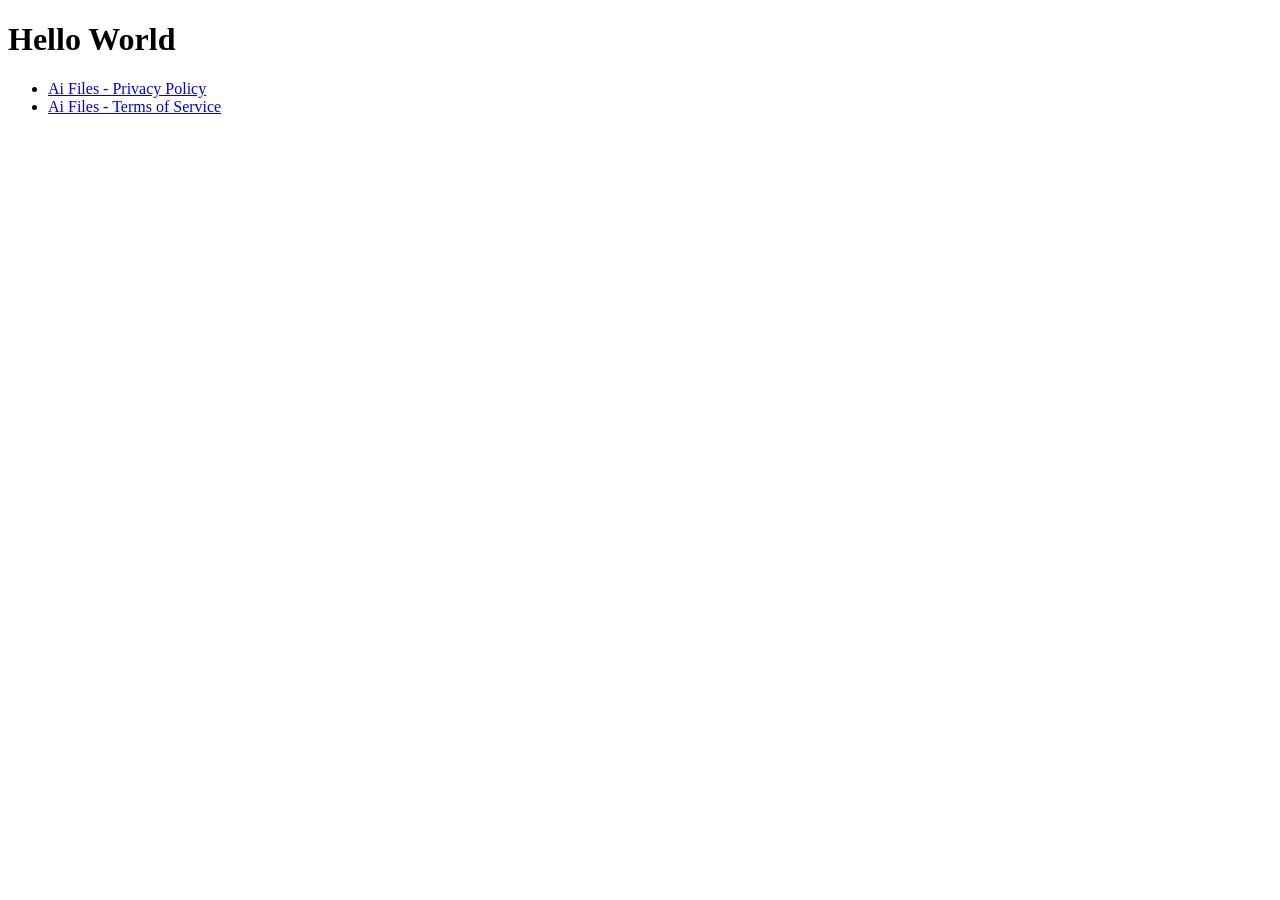
<file: index.html>
<!DOCTYPE html>
<html lang="en">
<head>
    <meta charset="UTF-8">
    <title>Dikidjatar</title>
</head>
<body>
    <h1>Hello World</h1>
    <ul>
        <li><a href="aifiles-privacy-policy.html">Ai Files - Privacy Policy</a></li>
        <li><a href="aifiles-terms.html">Ai Files - Terms of Service</a></li>
    </ul>
</body>
</html>
</file>
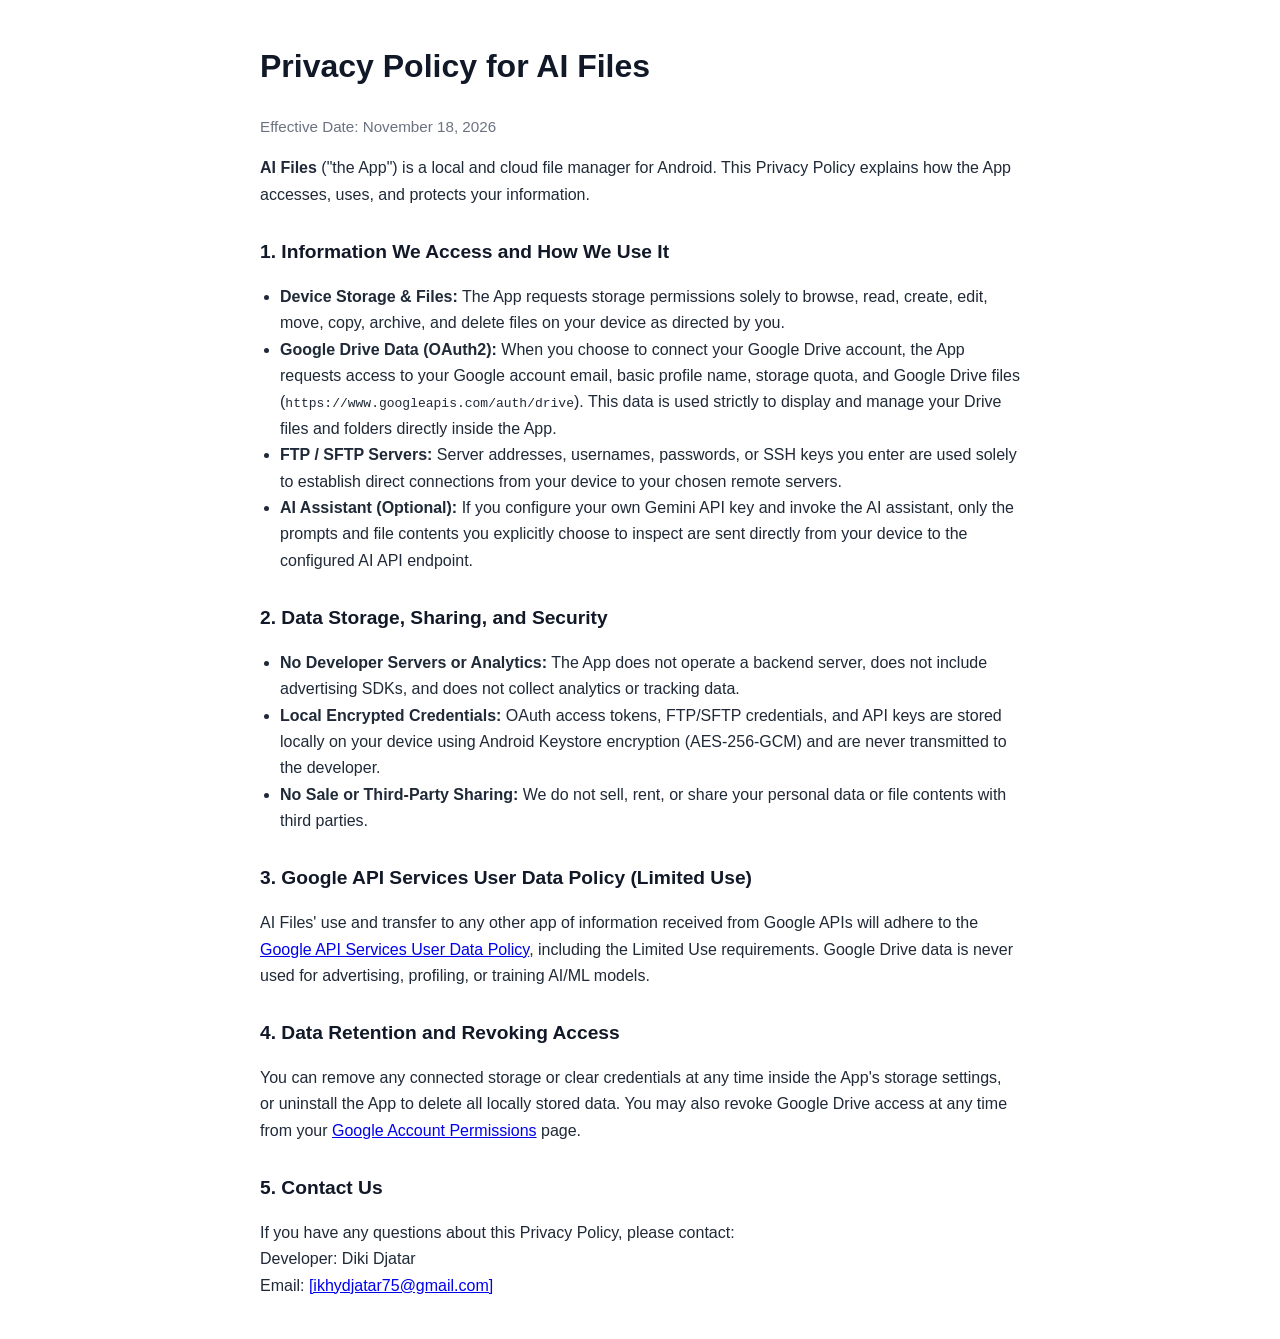
<file: aifiles-privacy-policy.html>
<!DOCTYPE html>
<html lang="en">
<head>
  <meta charset="UTF-8" />
  <meta name="viewport" content="width=device-width, initial-scale=1.0" />
  <title>Privacy Policy - AI Files</title>
  <style>
    body {
      font-family: -apple-system, BlinkMacSystemFont, "Segoe UI", Roboto, sans-serif;
      max-width: 760px;
      margin: 40px auto;
      padding: 0 20px;
      line-height: 1.65;
      color: #1f2937;
    }
    h1, h2 { color: #111827; }
    h2 { margin-top: 28px; font-size: 1.2rem; }
    ul { padding-left: 20px; }
    .meta { color: #6b7280; font-size: 0.95rem; }
  </style>
</head>
<body>
  <h1>Privacy Policy for AI Files</h1>
  <p class="meta">Effective Date: November 18, 2026</p>

  <p>
    <strong>AI Files</strong> ("the App") is a local and cloud file manager for Android.
    This Privacy Policy explains how the App accesses, uses, and protects your information.
  </p>

  <h2>1. Information We Access and How We Use It</h2>
  <ul>
    <li>
      <strong>Device Storage &amp; Files:</strong> The App requests storage permissions solely to browse,
      read, create, edit, move, copy, archive, and delete files on your device as directed by you.
    </li>
    <li>
      <strong>Google Drive Data (OAuth2):</strong> When you choose to connect your Google Drive account,
      the App requests access to your Google account email, basic profile name, storage quota, and
      Google Drive files (<code>https://www.googleapis.com/auth/drive</code>). This data is used
      strictly to display and manage your Drive files and folders directly inside the App.
    </li>
    <li>
      <strong>FTP / SFTP Servers:</strong> Server addresses, usernames, passwords, or SSH keys you enter
      are used solely to establish direct connections from your device to your chosen remote servers.
    </li>
    <li>
      <strong>AI Assistant (Optional):</strong> If you configure your own Gemini API key and invoke the
      AI assistant, only the prompts and file contents you explicitly choose to inspect are sent directly
      from your device to the configured AI API endpoint.
    </li>
  </ul>

  <h2>2. Data Storage, Sharing, and Security</h2>
  <ul>
    <li>
      <strong>No Developer Servers or Analytics:</strong> The App does not operate a backend server,
      does not include advertising SDKs, and does not collect analytics or tracking data.
    </li>
    <li>
      <strong>Local Encrypted Credentials:</strong> OAuth access tokens, FTP/SFTP credentials, and API
      keys are stored locally on your device using Android Keystore encryption (AES-256-GCM) and are
      never transmitted to the developer.
    </li>
    <li>
      <strong>No Sale or Third-Party Sharing:</strong> We do not sell, rent, or share your personal data
      or file contents with third parties.
    </li>
  </ul>

  <h2>3. Google API Services User Data Policy (Limited Use)</h2>
  <p>
    AI Files' use and transfer to any other app of information received from Google APIs will adhere to the
    <a href="https://developers.google.com/terms/api-services-user-data-policy" target="_blank" rel="noopener">
      Google API Services User Data Policy</a>, including the Limited Use requirements.
    Google Drive data is never used for advertising, profiling, or training AI/ML models.
  </p>

  <h2>4. Data Retention and Revoking Access</h2>
  <p>
    You can remove any connected storage or clear credentials at any time inside the App's storage
    settings, or uninstall the App to delete all locally stored data. You may also revoke Google Drive
    access at any time from your
    <a href="https://myaccount.google.com/permissions" target="_blank" rel="noopener">Google Account Permissions</a> page.
  </p>

  <h2>5. Contact Us</h2>
  <p>
    If you have any questions about this Privacy Policy, please contact:<br />
    Developer: Diki Djatar<br />
    Email: <a href="mailto:[ikhydjatar75@gmail.com]">[ikhydjatar75@gmail.com]</a>
  </p>
</body>
</html>
</file>
